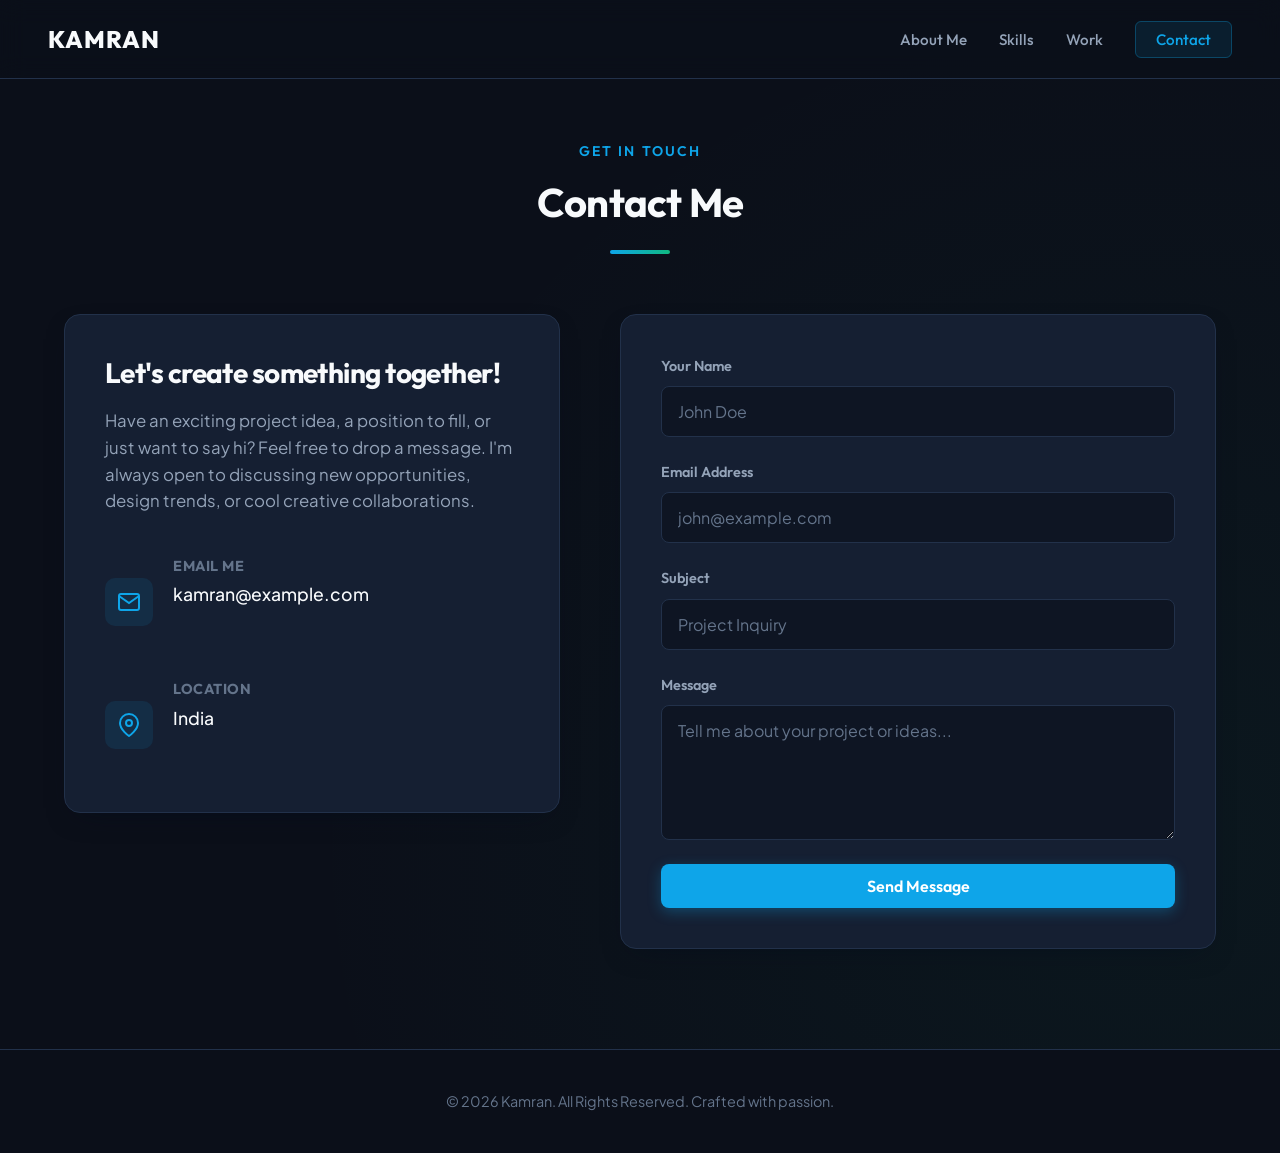
<file: form.html>
<!DOCTYPE html>
<html lang="en">
<head>
    <meta charset="UTF-8">
    <meta name="viewport" content="width=device-width, initial-scale=1.0">
    <title>Contact Kamran | Software Developer Portfolio</title>
    <!-- Premium Google Fonts -->
    <link rel="preconnect" href="https://fonts.googleapis.com">
    <link rel="preconnect" href="https://fonts.gstatic.com" crossorigin>
    <link href="https://fonts.googleapis.com/css2?family=Plus+Jakarta+Sans:wght@300;400;500;600;700;800&family=Outfit:wght@300;400;500;600;700;800&display=swap" rel="stylesheet">
    <link rel="stylesheet" href="style.css">
</head>
<body>
    <!-- Navigation Bar -->
    <nav class="navbar">
        <div class="navbar-logo"><a href="index.html" style="text-decoration: none; color: inherit; margin: 0; padding: 0; float: none;">KAMRAN</a></div>
        <input type="checkbox" id="menu-toggle" class="menu-toggle">
        <label for="menu-toggle" class="menu-icon">
            <span class="navicon"></span>
        </label>
        <ul class="nav-list">
            <li><a href="index.html#about-me">About Me</a></li>
            <li><a href="index.html#skills">Skills</a></li>
            <li><a href="index.html#work">Work</a></li>
            <li><a href="form.html" class="nav-contact-btn active">Contact</a></li>
        </ul>
    </nav>

    <!-- Contact Form Section -->
    <main class="contact-section">
        <div class="section-container">
            <div class="section-header">
                <span class="section-subtitle">Get in Touch</span>
                <h2 class="section-title">Contact Me</h2>
                <div class="section-divider"></div>
            </div>
            
            <div class="contact-wrapper">
                <div class="contact-info-card">
                    <h3>Let's create something together!</h3>
                    <p>Have an exciting project idea, a position to fill, or just want to say hi? Feel free to drop a message. I'm always open to discussing new opportunities, design trends, or cool creative collaborations.</p>
                    
                    <div class="contact-details">
                        <div class="contact-detail-item">
                            <svg class="detail-icon" viewBox="0 0 24 24" fill="none" stroke="currentColor" stroke-width="2">
                                <path d="M4 4h16c1.1 0 2 .9 2 2v12c0 1.1-.9 2-2 2H4c-1.1 0-2-.9-2-2V6c0-1.1.9-2 2-2z" />
                                <polyline points="22,6 12,13 2,6" />
                            </svg>
                            <div>
                                <h4>Email Me</h4>
                                <p><a href="mailto:kamran@example.com">kamran@example.com</a></p>
                            </div>
                        </div>
                        
                        <div class="contact-detail-item">
                            <svg class="detail-icon" viewBox="0 0 24 24" fill="none" stroke="currentColor" stroke-width="2">
                                <path d="M21 10c0 7-9 13-9 13s-9-6-9-13a9 9 0 0 1 18 0z" />
                                <circle cx="12" cy="10" r="3" />
                            </svg>
                            <div>
                                <h4>Location</h4>
                                <p>India</p>
                            </div>
                        </div>
                    </div>
                </div>

                <div class="contact-form-card">
                    <form action="#" method="POST" class="contact-form">
                        <div class="form-group">
                            <label for="name">Your Name</label>
                            <input type="text" id="name" name="name" placeholder="John Doe" required>
                        </div>
                        
                        <div class="form-group">
                            <label for="email">Email Address</label>
                            <input type="email" id="email" name="email" placeholder="john@example.com" required>
                        </div>

                        <div class="form-group">
                            <label for="subject">Subject</label>
                            <input type="text" id="subject" name="subject" placeholder="Project Inquiry" required>
                        </div>

                        <div class="form-group">
                            <label for="message">Message</label>
                            <textarea id="message" name="message" rows="5" placeholder="Tell me about your project or ideas..." required></textarea>
                        </div>

                        <button type="submit" class="btn btn-primary btn-block">Send Message</button>
                    </form>
                </div>
            </div>
        </div>
    </main>

    <!-- Footer Section -->
    <footer class="footer">
        <div class="footer-container">
            <p>&copy; 2026 Kamran. All Rights Reserved. Crafted with passion.</p>
        </div>
    </footer>
    <script>
        document.querySelectorAll('.nav-list a').forEach(link => {
            link.addEventListener('click', () => {
                const toggle = document.getElementById('menu-toggle');
                if (toggle) toggle.checked = false;
            });
        });
    </script>
</body>
</html>
</file>
<file: style.css>
/* ==========================================
   PORTFOLIO DESIGN SYSTEM & GLOBAL STYLES
   ========================================== */

:root {
    /* Color Palette */
    --bg-main: #0b0f19;
    --bg-card: #151f32;
    --bg-nav: rgba(11, 15, 25, 0.8);
    --border-color: #22314a;
    
    --primary: #0ea5e9; /* Sleek Cyan-blue */
    --primary-rgb: 14, 165, 233;
    --primary-hover: #0284c7;
    --accent: #10b981; /* Emerald Green */
    --accent-rgb: 16, 185, 129;
    
    --text-primary: #f8fafc;
    --text-secondary: #94a3b8;
    --text-muted: #64748b;
    
    /* Typography */
    --font-heading: 'Outfit', sans-serif;
    --font-body: 'Plus Jakarta Sans', sans-serif;
    
    /* Transitions & Shadows */
    --transition: all 0.3s cubic-bezier(0.4, 0, 0.2, 1);
    --card-shadow: 0 10px 30px -15px rgba(2, 12, 27, 0.7);
    --glow-shadow: 0 0 20px rgba(14, 165, 233, 0.15);
}

* {
    box-sizing: border-box;
    margin: 0;
    padding: 0;
}

html {
    scroll-behavior: smooth;
    font-size: 16px;
}

body {
    background-color: var(--bg-main);
    color: var(--text-primary);
    font-family: var(--font-body);
    line-height: 1.6;
    overflow-x: hidden;
    -webkit-font-smoothing: antialiased;
}

/* Custom Scrollbar */
::-webkit-scrollbar {
    width: 8px;
}
::-webkit-scrollbar-track {
    background: var(--bg-main);
}
::-webkit-scrollbar-thumb {
    background: var(--border-color);
    border-radius: 4px;
}
::-webkit-scrollbar-thumb:hover {
    background: var(--primary);
}

/* Reusable Container */
.section-container {
    width: 100%;
    max-width: 1200px;
    margin: 0 auto;
    padding: 0 24px;
}

/* ==========================================
   TYPOGRAPHY & UTILITIES
   ========================================== */

h1, h2, h3, h4 {
    font-family: var(--font-heading);
    font-weight: 700;
    letter-spacing: -0.02em;
}

.highlight {
    color: var(--primary);
    background: linear-gradient(120deg, var(--primary) 0%, var(--accent) 100%);
    -webkit-background-clip: text;
    -webkit-text-fill-color: transparent;
}

/* Section Header standard */
.section-header {
    text-align: center;
    margin-bottom: 60px;
}

.section-subtitle {
    font-family: var(--font-heading);
    color: var(--primary);
    font-size: 0.875rem;
    text-transform: uppercase;
    letter-spacing: 0.15em;
    font-weight: 600;
    display: block;
    margin-bottom: 8px;
}

.section-title {
    font-size: 2.5rem;
    margin-bottom: 16px;
    color: var(--text-primary);
}

.section-divider {
    width: 60px;
    height: 4px;
    background: linear-gradient(90deg, var(--primary), var(--accent));
    margin: 0 auto;
    border-radius: 2px;
}

/* Buttons */
.btn {
    display: inline-block;
    padding: 12px 28px;
    font-family: var(--font-heading);
    font-size: 1rem;
    font-weight: 600;
    text-decoration: none;
    border-radius: 8px;
    cursor: pointer;
    transition: var(--transition);
    border: none;
}

.btn-primary {
    background-color: var(--primary);
    color: #fff;
    box-shadow: 0 4px 14px rgba(14, 165, 233, 0.3);
}

.btn-primary:hover {
    background-color: var(--primary-hover);
    transform: translateY(-2px);
    box-shadow: 0 6px 20px rgba(14, 165, 233, 0.4);
}

.btn-secondary {
    background-color: transparent;
    color: var(--text-primary);
    border: 1px solid var(--border-color);
}

.btn-secondary:hover {
    background-color: rgba(255, 255, 255, 0.03);
    border-color: var(--primary);
    transform: translateY(-2px);
}

.btn-block {
    display: block;
    width: 100%;
    text-align: center;
}

/* ==========================================
   NAVBAR
   ========================================== */

.navbar {
    position: fixed;
    top: 0;
    left: 0;
    width: 100%;
    z-index: 1000;
    display: flex;
    justify-content: space-between;
    align-items: center;
    padding: 20px 48px;
    background-color: var(--bg-nav);
    backdrop-filter: blur(12px);
    -webkit-backdrop-filter: blur(12px);
    border-bottom: 1px solid var(--border-color);
    transition: var(--transition);
}

.navbar-logo {
    font-family: var(--font-heading);
    font-size: 1.5rem;
    font-weight: 800;
    color: var(--text-primary);
    letter-spacing: 1px;
}

.nav-list {
    display: flex;
    list-style: none;
    align-items: center;
}

.nav-list li {
    margin-left: 32px;
}

.nav-list a {
    text-decoration: none;
    color: var(--text-secondary);
    font-family: var(--font-heading);
    font-size: 0.95rem;
    font-weight: 500;
    transition: var(--transition);
    position: relative;
    padding: 6px 0;
}

.nav-list a:hover,
.nav-list a.active {
    color: var(--text-primary);
}

/* Sliding hover line */
.nav-list a::after {
    content: '';
    position: absolute;
    bottom: 0;
    left: 0;
    width: 0;
    height: 2px;
    background: var(--primary);
    transition: var(--transition);
}

.nav-list a:hover::after,
.nav-list a.active::after {
    width: 100%;
}

.nav-contact-btn {
    background-color: rgba(14, 165, 233, 0.1);
    color: var(--primary) !important;
    border: 1px solid rgba(14, 165, 233, 0.3);
    padding: 8px 20px !important;
    border-radius: 6px;
}

.nav-contact-btn:hover {
    background-color: var(--primary);
    color: #fff !important;
}

.nav-contact-btn::after {
    display: none !important;
}

.menu-toggle,
.menu-icon {
    display: none;
}

/* ==========================================
   HERO SECTION
   ========================================== */

.hero-section {
    min-height: 100vh;
    display: flex;
    align-items: center;
    padding-top: 100px;
    background: radial-gradient(circle at 10% 20%, rgba(14, 165, 233, 0.05) 0%, transparent 60%);
}

.hero-container {
    display: grid;
    grid-template-columns: 1.2fr 0.8fr;
    gap: 40px;
    align-items: center;
    width: 100%;
    max-width: 1200px;
    margin: 0 auto;
    padding: 0 24px;
}

.hero-content {
    max-width: 650px;
}

.hero-subtitle {
    color: var(--accent);
    font-family: var(--font-heading);
    font-weight: 600;
    font-size: 0.9rem;
    text-transform: uppercase;
    letter-spacing: 2px;
    display: inline-block;
    margin-bottom: 12px;
    background-color: rgba(16, 185, 129, 0.1);
    padding: 4px 12px;
    border-radius: 20px;
}

.hero-title {
    font-size: 4rem;
    line-height: 1.1;
    margin-bottom: 8px;
    color: var(--text-primary);
}

.hero-role {
    font-size: 2rem;
    color: var(--text-secondary);
    margin-bottom: 24px;
    text-transform: capitalize;
}

.hero-tags {
    display: flex;
    gap: 10px;
    margin-bottom: 24px;
}

.tag {
    background-color: var(--bg-card);
    border: 1px solid var(--border-color);
    padding: 6px 16px;
    border-radius: 30px;
    font-size: 0.85rem;
    color: var(--text-secondary);
    font-weight: 500;
}

.hero-description {
    font-size: 1.15rem;
    color: var(--text-secondary);
    margin-bottom: 40px;
    max-width: 580px;
}

.hero-actions {
    display: flex;
    gap: 16px;
}

/* Hero Image Column */
.hero-image-container {
    position: relative;
    display: flex;
    justify-content: center;
    align-items: center;
}

.image-gradient-backdrop {
    position: absolute;
    width: 320px;
    height: 320px;
    border-radius: 50%;
    background: linear-gradient(45deg, var(--primary), var(--accent));
    filter: blur(40px);
    opacity: 0.2;
    z-index: 1;
}

.hero-profile-img {
    width: 320px;
    height: 320px;
    border-radius: 50%;
    object-fit: cover;
    border: 4px solid var(--border-color);
    z-index: 2;
    box-shadow: 0 20px 40px rgba(0, 0, 0, 0.4);
    transition: var(--transition);
}

.hero-profile-img:hover {
    transform: translateY(-8px) scale(1.02);
    border-color: var(--primary);
    box-shadow: var(--glow-shadow), 0 30px 50px rgba(0, 0, 0, 0.5);
}

/* ==========================================
   ABOUT ME SECTION
   ========================================== */

.about-section {
    padding: 100px 0;
    background-color: var(--bg-main);
    border-top: 1px solid var(--border-color);
}

.about-content-wrapper {
    max-width: 800px;
    margin: 0 auto;
}

.about-text-card {
    background-color: var(--bg-card);
    border: 1px solid var(--border-color);
    padding: 40px;
    border-radius: 16px;
    box-shadow: var(--card-shadow);
}

.about-text-card p {
    font-size: 1.1rem;
    color: var(--text-secondary);
    margin-bottom: 24px;
}

.about-text-card p:last-of-type {
    margin-bottom: 32px;
}

.about-stats {
    display: grid;
    grid-template-columns: 1fr 1fr;
    gap: 20px;
    border-top: 1px solid var(--border-color);
    padding-top: 32px;
}

.stat-item {
    text-align: center;
}

.stat-num {
    display: block;
    font-size: 2rem;
    font-family: var(--font-heading);
    font-weight: 800;
    color: var(--primary);
    margin-bottom: 4px;
}

.stat-label {
    font-size: 0.9rem;
    color: var(--text-muted);
    font-weight: 500;
    text-transform: uppercase;
}

/* ==========================================
   SKILLS SECTION
   ========================================== */

.skills-section {
    padding: 100px 0;
    background-color: rgba(11, 15, 25, 0.5);
    border-top: 1px solid var(--border-color);
}

.skills-grid {
    display: grid;
    grid-template-columns: repeat(auto-fit, minmax(240px, 1fr));
    gap: 30px;
}

.skill-card {
    background-color: var(--bg-card);
    border: 1px solid var(--border-color);
    padding: 36px 28px;
    border-radius: 12px;
    transition: var(--transition);
    box-shadow: var(--card-shadow);
}

.skill-card:hover {
    transform: translateY(-8px);
    border-color: rgba(14, 165, 233, 0.4);
    box-shadow: var(--glow-shadow), var(--card-shadow);
}

.skill-icon-wrapper {
    width: 60px;
    height: 60px;
    background-color: rgba(14, 165, 233, 0.1);
    border-radius: 12px;
    display: flex;
    justify-content: center;
    align-items: center;
    color: var(--primary);
    margin-bottom: 24px;
    transition: var(--transition);
}

.skill-card:hover .skill-icon-wrapper {
    background-color: var(--primary);
    color: #fff;
}

.skill-svg {
    width: 30px;
    height: 30px;
}

.skill-card h3 {
    font-size: 1.25rem;
    color: var(--text-primary);
    margin-bottom: 12px;
}

.skill-card p {
    font-size: 0.95rem;
    color: var(--text-secondary);
}

/* ==========================================
   WORK SECTION
   ========================================== */

.work-section {
    padding: 100px 0;
    background-color: var(--bg-main);
    border-top: 1px solid var(--border-color);
}

.work-grid {
    display: grid;
    grid-template-columns: repeat(auto-fit, minmax(400px, 1fr));
    gap: 40px;
}

.work-card {
    background-color: var(--bg-card);
    border: 1px solid var(--border-color);
    border-radius: 16px;
    overflow: hidden;
    transition: var(--transition);
    box-shadow: var(--card-shadow);
}

.work-card:hover {
    transform: translateY(-8px);
    border-color: rgba(14, 165, 233, 0.3);
    box-shadow: 0 20px 40px -15px rgba(0, 0, 0, 0.5), var(--glow-shadow);
}

.work-img-container {
    height: 250px;
    overflow: hidden;
    background-color: #0b0f19;
    display: flex;
    align-items: center;
    justify-content: center;
    border-bottom: 1px solid var(--border-color);
}

.work-img {
    width: 100%;
    height: 100%;
    object-fit: cover;
    transition: transform 0.5s ease;
}

/* Responsive fix for logo images that shouldn't stretch too much */
.work-card:nth-child(2) .work-img {
    width: 60%;
    height: auto;
    object-fit: contain;
}

.work-card:hover .work-img {
    transform: scale(1.05);
}

.work-content {
    padding: 30px;
}

.work-tag {
    color: var(--accent);
    font-family: var(--font-heading);
    font-weight: 600;
    font-size: 0.8rem;
    text-transform: uppercase;
    letter-spacing: 1px;
    display: inline-block;
    margin-bottom: 8px;
}

.work-card-title {
    font-size: 1.5rem;
    margin-bottom: 12px;
    color: var(--text-primary);
}

.work-card-text {
    font-size: 0.95rem;
    color: var(--text-secondary);
    margin-bottom: 0;
}

/* ==========================================
   CONTACT SECTION & FORM
   ========================================== */

.contact-section {
    padding: 140px 0 100px 0; /* extra padding to account for fixed header */
    background: radial-gradient(circle at 90% 80%, rgba(16, 185, 129, 0.05) 0%, transparent 60%);
    min-height: calc(100vh - 80px);
}

.contact-wrapper {
    display: grid;
    grid-template-columns: 1fr 1.2fr;
    gap: 60px;
    align-items: start;
}

.contact-info-card {
    background-color: var(--bg-card);
    border: 1px solid var(--border-color);
    padding: 40px;
    border-radius: 16px;
    box-shadow: var(--card-shadow);
}

.contact-info-card h3 {
    font-size: 1.75rem;
    margin-bottom: 16px;
    line-height: 1.3;
}

.contact-info-card p {
    color: var(--text-secondary);
    margin-bottom: 40px;
    font-size: 1.05rem;
}

.contact-details {
    display: flex;
    flex-direction: column;
    gap: 30px;
}

.contact-detail-item {
    display: flex;
    align-items: center;
    gap: 20px;
}

.detail-icon {
    width: 48px;
    height: 48px;
    color: var(--primary);
    background-color: rgba(14, 165, 233, 0.1);
    border-radius: 10px;
    padding: 12px;
    flex-shrink: 0;
}

.contact-detail-item h4 {
    font-size: 0.9rem;
    text-transform: uppercase;
    color: var(--text-muted);
    margin-bottom: 2px;
    letter-spacing: 0.5px;
}

.contact-detail-item p,
.contact-detail-item a {
    font-size: 1.1rem;
    color: var(--text-primary);
    text-decoration: none;
    font-weight: 500;
}

.contact-detail-item a:hover {
    color: var(--primary);
}

/* Contact Form Card */
.contact-form-card {
    background-color: var(--bg-card);
    border: 1px solid var(--border-color);
    padding: 40px;
    border-radius: 16px;
    box-shadow: var(--card-shadow);
}

.contact-form {
    display: flex;
    flex-direction: column;
    gap: 24px;
}

.form-group {
    display: flex;
    flex-direction: column;
    gap: 8px;
}

.form-group label {
    font-family: var(--font-heading);
    font-size: 0.9rem;
    font-weight: 600;
    color: var(--text-secondary);
}

.form-group input,
.form-group textarea {
    background-color: rgba(11, 15, 25, 0.6);
    border: 1px solid var(--border-color);
    color: var(--text-primary);
    padding: 14px 16px;
    border-radius: 8px;
    font-family: var(--font-body);
    font-size: 1rem;
    transition: var(--transition);
    width: 100%;
}

.form-group input::placeholder,
.form-group textarea::placeholder {
    color: var(--text-muted);
}

.form-group input:focus,
.form-group textarea:focus {
    outline: none;
    border-color: var(--primary);
    box-shadow: 0 0 0 3px rgba(14, 165, 233, 0.15);
    background-color: rgba(11, 15, 25, 0.8);
}

/* ==========================================
   FOOTER
   ========================================== */

.footer {
    padding: 40px 0;
    background-color: var(--bg-main);
    border-top: 1px solid var(--border-color);
    text-align: center;
}

.footer-container p {
    font-size: 0.9rem;
    color: var(--text-muted);
}

/* ==========================================
   RESPONSIVE DESIGN (MEDIA QUERIES)
   ========================================== */

/* Medium Devices (Tablets & small laptops) */
@media (max-width: 1024px) {
    .section-container {
        padding: 0 32px;
    }
    
    .hero-title {
        font-size: 3.25rem;
    }
    
    .hero-role {
        font-size: 1.75rem;
    }
    
    .contact-wrapper {
        grid-template-columns: 1fr;
        gap: 40px;
    }
}

/* Small Devices (Portrait Tablets & large phones) */
@media (max-width: 768px) {
    .navbar {
        padding: 16px 24px;
        position: fixed;
        width: 100%;
        top: 0;
        left: 0;
    }
    
    /* Hamburger Icon styles */
    .menu-icon {
        display: block;
        cursor: pointer;
        padding: 10px;
        position: relative;
        user-select: none;
        z-index: 1002;
    }
    
    .menu-icon .navicon {
        background: var(--text-primary);
        display: block;
        height: 2px;
        position: relative;
        transition: background .2s ease-out;
        width: 24px;
    }
    
    .menu-icon .navicon:before,
    .menu-icon .navicon:after {
        background: var(--text-primary);
        content: '';
        display: block;
        height: 100%;
        position: absolute;
        transition: all .2s ease-out;
        width: 100%;
    }
    
    .menu-icon .navicon:before {
        top: 6px;
    }
    
    .menu-icon .navicon:after {
        top: -6px;
    }
    
    .menu-toggle:checked ~ .menu-icon .navicon {
        background: transparent;
    }
    
    .menu-toggle:checked ~ .menu-icon .navicon:before {
        transform: rotate(-45deg);
        top: 0;
    }
    
    .menu-toggle:checked ~ .menu-icon .navicon:after {
        transform: rotate(45deg);
        top: 0;
    }
    
    /* Slide-out mobile menu panel */
    .nav-list {
        position: fixed;
        top: 0;
        right: 0;
        width: 260px;
        height: 100vh;
        background-color: var(--bg-card);
        border-left: 1px solid var(--border-color);
        flex-direction: column;
        justify-content: center;
        align-items: center;
        gap: 32px;
        z-index: 1001;
        transform: translateX(100%);
        transition: transform 0.3s cubic-bezier(0.4, 0, 0.2, 1);
        box-shadow: -10px 0 30px rgba(0, 0, 0, 0.5);
        margin: 0;
        padding: 0;
    }
    
    .nav-list li {
        margin-left: 0;
    }
    
    .nav-list a {
        font-size: 1.25rem;
        display: block;
        padding: 8px 16px;
    }
    
    .nav-contact-btn {
        background-color: var(--primary) !important;
        color: #fff !important;
        padding: 10px 24px !important;
        border-radius: 8px;
    }
    
    .menu-toggle:checked ~ .nav-list {
        transform: translateX(0);
    }

    .hero-container {
        grid-template-columns: 1fr;
        text-align: center;
        gap: 32px;
    }
    
    .hero-content {
        order: 2;
        margin: 0 auto;
    }
    
    .hero-tags,
    .hero-actions {
        justify-content: center;
    }
    
    .hero-image-container {
        order: 1;
    }
    
    .hero-profile-img {
        width: 220px;
        height: 220px;
    }

    .image-gradient-backdrop {
        width: 220px;
        height: 220px;
    }

    /* Reduce vertical padding for sections on smaller screens */
    .hero-section,
    .about-section,
    .skills-section,
    .work-section,
    .contact-section {
        padding: 60px 0;
    }
    
    .contact-section {
        padding-top: 100px; /* offset for header */
    }

    .section-title {
        font-size: 2rem;
    }
    
    .work-grid {
        grid-template-columns: 1fr;
        gap: 30px;
    }

    .work-card:nth-child(2) .work-img {
        width: 70%;
    }
    
    .about-text-card {
        padding: 28px;
    }
}

/* Mobile Devices (Medium and small phones) */
@media (max-width: 580px) {
    .hero-section {
        padding-top: 40px;
        min-height: auto;
    }

    .hero-title {
        font-size: 2.25rem;
    }
    
    .hero-role {
        font-size: 1.35rem;
    }
    
    .hero-description {
        font-size: 1rem;
        margin-bottom: 24px;
    }

    .hero-actions {
        flex-direction: column;
        width: 100%;
        gap: 12px;
    }
    
    .hero-actions .btn {
        width: 100%;
        text-align: center;
        padding: 14px 20px;
    }
    
    .hero-profile-img {
        width: 180px;
        height: 180px;
    }

    .image-gradient-backdrop {
        width: 180px;
        height: 180px;
    }
    
    .about-text-card {
        padding: 20px;
    }
    
    .about-stats {
        grid-template-columns: 1fr;
        gap: 16px;
        padding-top: 24px;
    }

    .skills-grid {
        grid-template-columns: 1fr;
    }
    
    .skill-card {
        padding: 24px 20px;
    }
    
    .work-card:nth-child(2) .work-img {
        width: 85%;
    }
    
    .contact-info-card,
    .contact-form-card {
        padding: 24px 16px;
    }
    
    .contact-details {
        gap: 20px;
    }
    
    .contact-info-card p {
        margin-bottom: 24px;
    }
}

/* ===== FINAL MOBILE FIX ===== */

@media screen and (max-width:768px){

.section-container{
    width:100%;
    padding:0 16px;
}

.section-header{
    margin-bottom:35px;
}

.section-title{
    font-size:2rem;
}

.section-subtitle{
    font-size:14px;
}

/* ABOUT */

.about-section{
    padding:60px 0;
}

.about-content-wrapper{
    width:100%;
}

.about-text-card{
    padding:20px;
}

.about-text-card p{
    font-size:15px;
    line-height:1.8;
}

.about-stats{
    grid-template-columns:1fr;
    gap:20px;
}

/* SKILLS */

.skills-section{
    padding:60px 0;
}

.skills-grid{
    display:grid;
    grid-template-columns:1fr;
    gap:20px;
}

.skill-card{
    width:100%;
    padding:22px;
}

.skill-card h3{
    font-size:20px;
}

.skill-card p{
    font-size:15px;
}

/* PROJECT */

.work-section{
    padding:60px 0;
}

.work-grid{
    display:grid;
    grid-template-columns:1fr !important;
    gap:25px;
}

.work-card{
    width:100%;
}

.work-img-container{
    height:220px;
}

.work-img{
    width:100%;
    height:100%;
    object-fit:cover;
}

.work-card:nth-child(2) .work-img{
    width:100%;
    height:100%;
    object-fit:contain;
}

.work-content{
    padding:20px;
}

.work-card-title{
    font-size:22px;
}

.work-card-text{
    font-size:15px;
}

}

/* Small phones */

@media screen and (max-width:480px){

.hero-title{
    font-size:2rem;
}

.section-title{
    font-size:1.8rem;
}

.about-text-card,
.skill-card,
.work-content{
    padding:18px;
}

.hero-tags{
    flex-wrap:wrap;
}

.tag{
    margin-bottom:8px;
}

}
</file>
